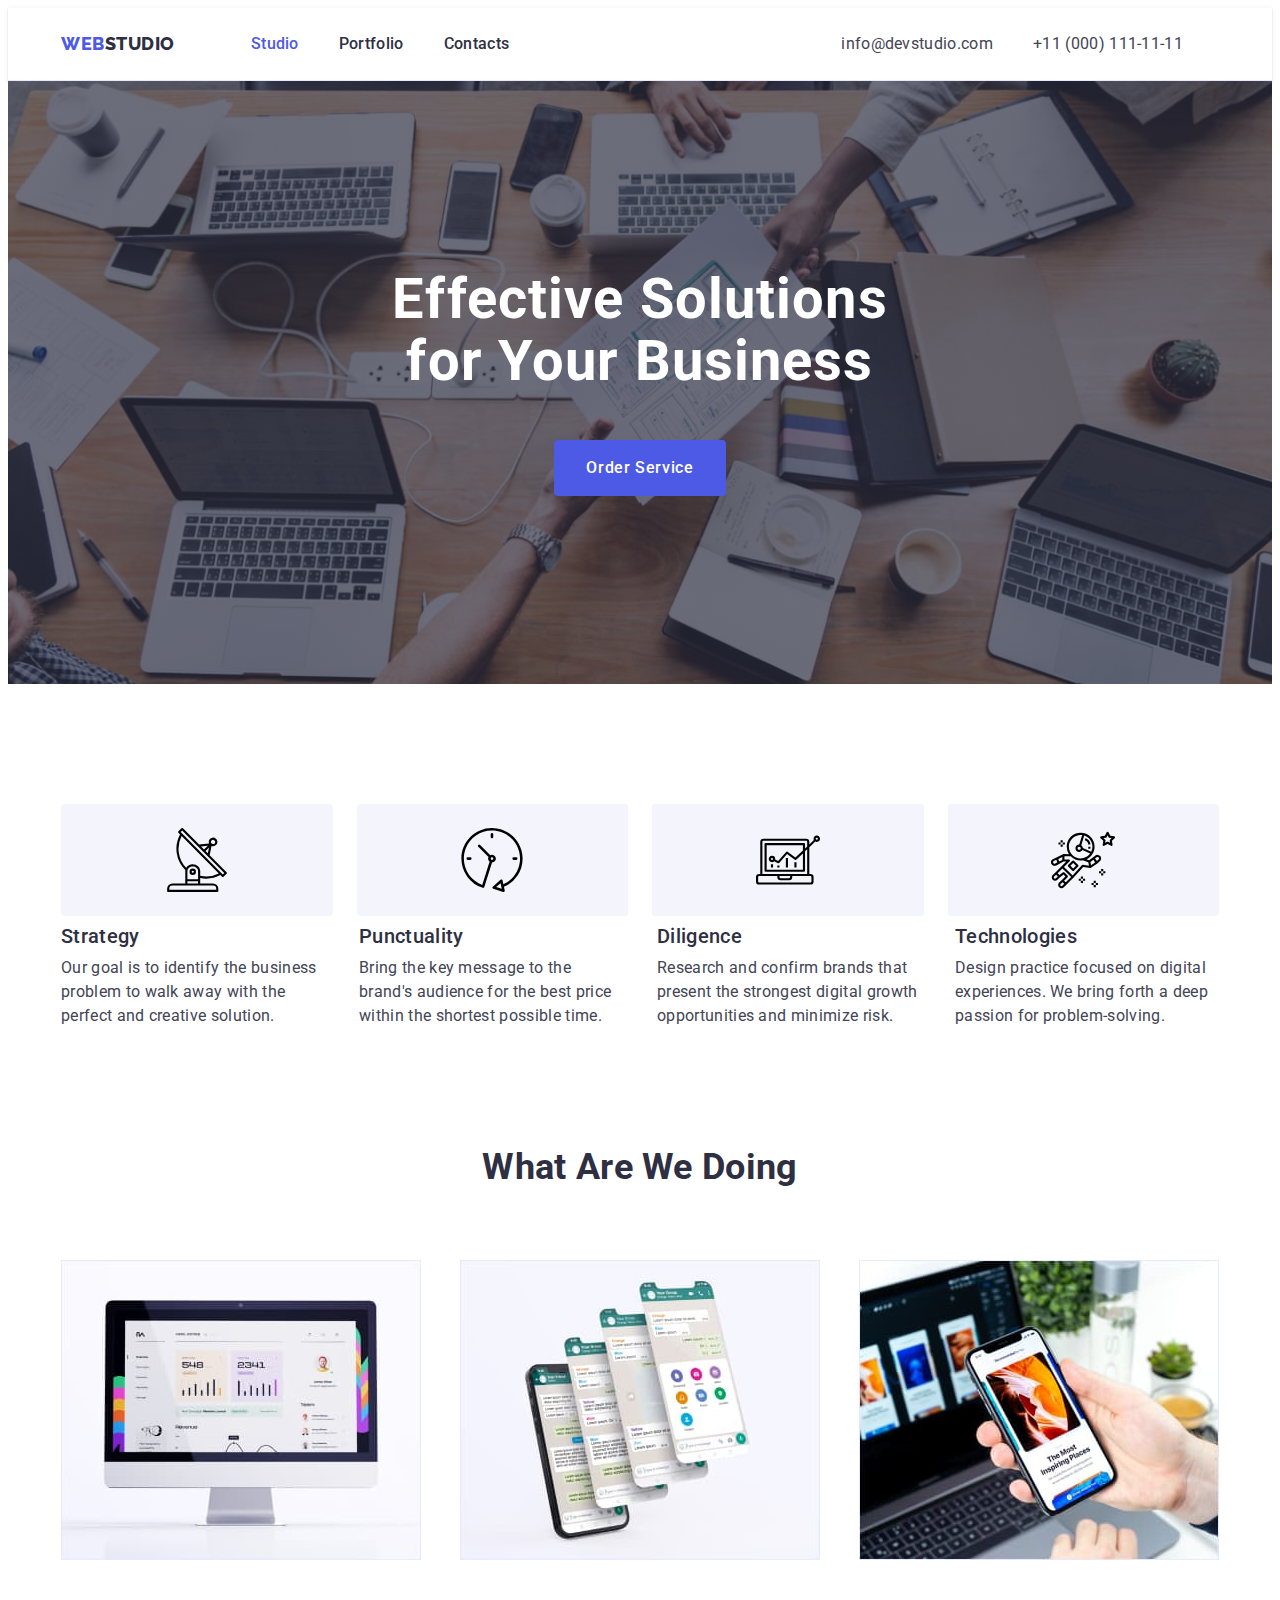
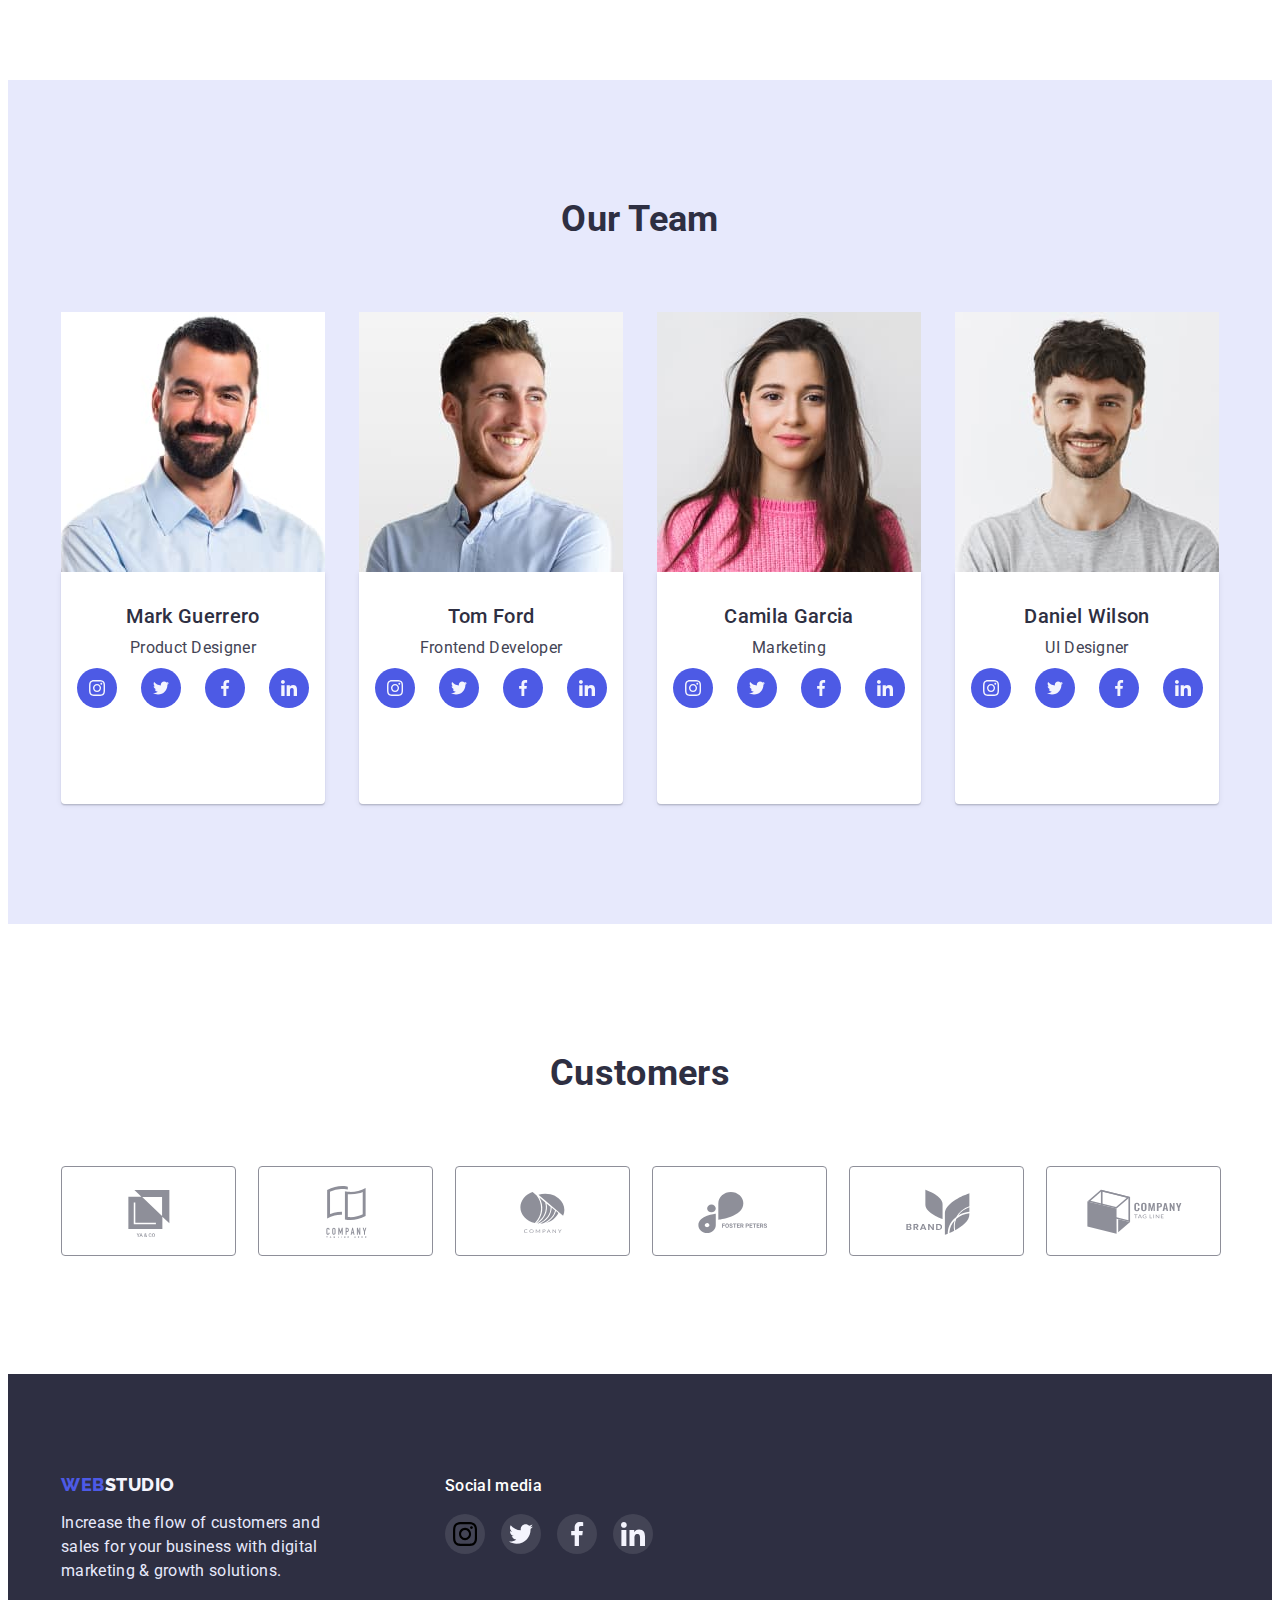
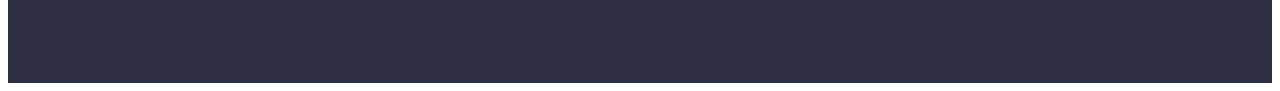
<file: index.html>
<!DOCTYPE html>
<html lang="en">
    <head>
        <meta charset="UTF-8">
        <meta http-equiv="X-UA-Compatible" content="IE=edge">
        <meta name="viewport" content="width=device-width, initial-scale=1.0">
        <title>Studio</title>
        <link rel="preconnect" href="https://fonts.googleapis.com">
        <link rel="preconnect" href="https://fonts.gstatic.com" crossorigin>
        <link href="https://fonts.googleapis.com/css2?family=Raleway:wght@800&family=Roboto:wght@400;500;700;900&display=swap" rel="stylesheet">
        
        <link rel="stylesheet" href="https://cdnjs.cloudflare.com/ajax/libs/modern-normalize/1.1.0/modern-normalize.min.css"
        integrity="sha512-wpPYUAdjBVSE4KJnH1VR1HeZfpl1ub8YT/NKx4PuQ5NmX2tKuGu6U/JRp5y+Y8XG2tV+wKQpNHVUX03MfMFn9Q=="
        crossorigin="anonymous" referrerpolicy="no-referrer" />

        <link rel="stylesheet" href="./css/styles.css">
    </head>
    
    <body>
        <header class="header">
           <div class="container header-container">
                <a class="link text-logo-accent logo-header" href="./index.html" lang="en">Web<span
                        class="logo-header-color">Studio</span></a>
                <!-- навігація на інш сторінки -->
                <nav>          
                    <ul class="site-nav list ">
                        <li class="list-nav"><a class="link list-nov-head accent" href="./index.html">Studio</a></li>
                        <li class="list-nav"><a class="link list-nov-head" href="./portfolio.html">Portfolio</a></li>
                        <li class="list-nav"><a class="link list-nov-head" href="">Contacts</a></li>
                    </ul>
                </nav>
                <!-- контакти -->
                <ul class="auth-nav list">
                    <li class="header-link-contacts"><a class="link list-nov-head" href="mailto:info@devstudio.com">info@devstudio.com</a></li>
                    <li class="header-link-contacts"><a class="link list-nov-head" href="tel:+380961111111">+11 (000) 111-11-11</a></li>
                </ul>
           </div>
        </header>
        <main>
            <!-- Секция замовлення послуги -->
            <section class="hero">
                <div class="container">
                    <h1 class="title">Effective Solutions for Your Business</h1>
                    <button type="button" class="button btn">Order Service</button>
                </div>
            </section>
            
            <!-- Секція переліку наших  переваг -->
            
            <section class="pre-benefits">
                <div class="container">
                    <h2 class="visually-hidden">Our advantages</h2>

                    <ul class="icon-svg">
                        <li class="list-svg"><svg class="svg-icon" width="64" height="64"><use href="./images/bg-fon/cvg.icon.svg#icon-antenna"></use></svg></li>
                        <li class="list-svg"><svg class="svg-icon" width="64" height="64"><use href="./images/bg-fon/cvg.icon.svg#icon-clock"></use></svg></li>
                        <li class="list-svg"><svg class="svg-icon" width="64" height="64"><use href="./images/bg-fon/cvg.icon.svg#icon-diagram"></use></svg></li>
                        <li class="list-svg"><svg class="svg-icon" width="64" height="64"><use href="./images/bg-fon/cvg.icon.svg#icon-astronaut"></use></svg></li>
                    </ul>

                    <ul class="list display-flax">
                        <li class="benefits-list">
                            <h2 class="benefits">Strategy</h2>
                            <p class="desc-benefits">Our goal is to identify the business problem to walk away with the perfect and
                                creative solution.</p>
                        </li>
                        <li class="benefits-list">
                            <h2 class="benefits">Punctuality</h2>
                            <p class="desc-benefits">Bring the key message to the brand's audience for the best price within the
                                shortest possible time.</p>
                        </li>
                        <li class="benefits-list">
                            <h2 class="benefits">Diligence</h2>
                            <p class="desc-benefits">Research and confirm brands that present the strongest digital growth opportunities
                                and minimize risk.</p>
                        </li>
                        <li class="benefits-list">
                            <h2 class="benefits">Technologies</h2>
                            <p class="desc-benefits">Design practice focused on digital experiences. We bring forth a deep passion for
                                problem-solving.</p>
                        </li>
                    </ul>
                </div>   
            </section>

            <section class="we-doing">
                <div class="container">
                    <h2 class="employment">What are we doing</h2>
                    <ul class="list display-flax">
                        <li>
                            <img src="./images/studio-page/computer.jpg" alt="computer" width="360" height="300">
                        </li>
                        <li>
                            <img src="./images/studio-page/chat-phone.jpg" alt="chat-phone" width="360" height="300">
                        </li>
                        <li>
                            <img src="./images/studio-page/phone-hand.jpg" alt="phone-hand" width="360" height="300">
                        </li>
                    </ul>
                </div>
            </section>
            
            <!-- Секція нашої команди -->
            
            <section class="team">
                <div class="container">
                    <h2 class="our-team">Our team</h2>
                    <ul class="list display-flax">
                        <li class="bgr-img">
                            <img src="./images/studio-page/Developer-Mark-Guerrero.jpg" alt="Developer-Mark-Guerrero" width="264"
                                height="260">
                            <div class="wrapp">
                                <h3 class="developers-name">Mark Guerrero</h3>
                                <p lang="en" class="profession">Product Designer</p>
                                <ul class="employees-soc-network">
                                    <li class="soc-list"><a href="" class="employees-to-link link"><svg class="employees-icon" width="16" height="16">
                                        <use href="./images/bg-fon/symbol-defs.svg#icon-instagram"></use>
                                    </svg></a></li>
                                    <li class="soc-list"><a href="" class="employees-to-link link"><svg class="employees-icon" width="16" height="16">
                                        <use href="./images/bg-fon/symbol-defs.svg#icon-twitter"></use>
                                    </svg></a></li>
                                    <li class="soc-list"><a href="" class="employees-to-link link"><svg class="employees-icon" width="16" height="16">
                                        <use href="./images/bg-fon/symbol-defs.svg#icon-facebook"></use>
                                    </svg></a></li>
                                    <li class="soc-list"><a href="" class="employees-to-link link"><svg class="employees-icon" width="16" height="16">
                                        <use href="./images/bg-fon/symbol-defs.svg#icon-linkedin"></use>
                                    </svg></a></li>
                                </ul>
                            </div>
                        </li>
                        <li class="bgr-img">
                            <img src="./images/studio-page/Developer-Tom-Ford.jpg" alt="Developer-Tom-Ford" width="264" height="260">
                            <div class="wrapp">
                                <h3 class="developers-name">Tom Ford</h3>
                                <p lang="en" class="profession">Frontend Developer</p>
                                <ul class="employees-soc-network">
                                    <li class="soc-list"><a href="" class="employees-to-link link"><svg class="employees-icon" width="16"
                                                height="16">
                                                <use href="./images/bg-fon/symbol-defs.svg#icon-instagram"></use>
                                            </svg></a></li>
                                    <li class="soc-list"><a href="" class="employees-to-link link"><svg class="employees-icon" width="16"
                                                height="16">
                                                <use href="./images/bg-fon/symbol-defs.svg#icon-twitter"></use>
                                            </svg></a></li>
                                    <li class="soc-list"><a href="" class="employees-to-link link"><svg class="employees-icon" width="16"
                                                height="16">
                                                <use href="./images/bg-fon/symbol-defs.svg#icon-facebook"></use>
                                            </svg></a></li>
                                    <li class="soc-list"><a href="" class="employees-to-link link"><svg class="employees-icon" width="16"
                                                height="16">
                                                <use href="./images/bg-fon/symbol-defs.svg#icon-linkedin"></use>
                                            </svg></a></li>
                                </ul>
                            </div>
                        </li>
                        <li class="bgr-img">
                            <img src="./images/studio-page/Developer-Camila-Garcia.jpg" alt="Developer-Camila-Garcia" width="264"
                                height="260">
                            <div class="wrapp">
                                <h3 class="developers-name">Camila Garcia</h3>
                                <p lang="en" class="profession">Marketing</p>
                                <ul class="employees-soc-network">
                                    <li class="soc-list"><a href="" class="employees-to-link link"><svg class="employees-icon" width="16"
                                                height="16">
                                                <use href="./images/bg-fon/symbol-defs.svg#icon-instagram"></use>
                                            </svg></a></li>
                                    <li class="soc-list"><a href="" class="employees-to-link link"><svg class="employees-icon" width="16"
                                                height="16">
                                                <use href="./images/bg-fon/symbol-defs.svg#icon-twitter"></use>
                                            </svg></a></li>
                                    <li class="soc-list"><a href="" class="employees-to-link link"><svg class="employees-icon" width="16"
                                                height="16">
                                                <use href="./images/bg-fon/symbol-defs.svg#icon-facebook"></use>
                                            </svg></a></li>
                                    <li class="soc-list"><a href="" class="employees-to-link link"><svg class="employees-icon" width="16"
                                                height="16">
                                                <use href="./images/bg-fon/symbol-defs.svg#icon-linkedin"></use>
                                            </svg></a></li>
                                </ul>
                            </div>
                        </li>
                        <li class="bgr-img">
                            <img src="./images/studio-page/Developer-Daniel-Wilson.jpg" alt="Developer-Daniel-Wilson" width="264"
                                height="260">
                            <div class="wrapp">
                                <h3 class="developers-name">Daniel Wilson</h3>
                                <p lang="en" class="profession">UI Designer</p>
                                <ul class="employees-soc-network">
                                    <li class="soc-list"><a href="" class="employees-to-link link"><svg class="employees-icon" width="16"
                                                height="16">
                                                <use href="./images/bg-fon/symbol-defs.svg#icon-instagram"></use>
                                            </svg></a></li>
                                    <li class="soc-list"><a href="" class="employees-to-link link"><svg class="employees-icon" width="16"
                                                height="16">
                                                <use href="./images/bg-fon/symbol-defs.svg#icon-twitter"></use>
                                            </svg></a></li>
                                    <li class="soc-list"><a href="" class="employees-to-link link"><svg class="employees-icon" width="16"
                                                height="16">
                                                <use href="./images/bg-fon/symbol-defs.svg#icon-facebook"></use>
                                            </svg></a></li>
                                    <li class="soc-list"><a href="" class="employees-to-link link"><svg class="employees-icon" width="16"
                                                height="16">
                                                <use href="./images/bg-fon/symbol-defs.svg#icon-linkedin"></use>
                                            </svg></a></li>
                                </ul>
                            </div>
                        </li>
                    </ul>
                </div>
            </section>

            <section class="customers">
                <div class="container">
                    <h2 class="title-customers">Customers</h2>
                    <ul class="customers-list">
                        <li class="customers-item"><a href="" class="customers-link">
                            <svg class="customers-icon" width="104" height="56">
                                <use href="./images/bg-fon/company.svg#icon-ya-co"></use>
                            </svg>
                        </a></li>
                        <li class="customers-item"><a href="" class="customers-link">
                            <svg class="customers-icon" width="104" height="56">
                                <use href="./images/bg-fon/company.svg#icon-company-tagline-here"></use>
                            </svg>
                        </a></li>
                        <li class="customers-item"><a href="" class="customers-link">
                            <svg class="customers-icon" width="104" height="56">
                                <use href="./images/bg-fon/company.svg#icon-company"></use>
                            </svg>
                        </a></li>
                        <li class="customers-item"><a href="" class="customers-link">
                            <svg class="customers-icon" width="104" height="56">
                                <use href="./images/bg-fon/company.svg#icon-foster-peters"></use>
                            </svg>
                        </a></li>
                        <li class="customers-item"><a href="" class="customers-link">
                            <svg class="customers-icon" width="104" height="56">
                                <use href="./images/bg-fon/company.svg#icon-brend"></use>
                            </svg>
                        </a></li>
                        <li class="customers-item"><a href="" class="customers-link">
                            <svg class="customers-icon" width="104" height="56">
                                <use href="./images/bg-fon/company.svg#icon-company-tag-line"></use>
                            </svg>
                        </a></li>
                    </ul>
                </div>
            </section>
        </main>   
        <!-- Підвал сторінки -->
        <footer class="footer">
            <div class="container">
                <ul class="footer-flex">
                    <li>
                        <a class="link text-logo-accent logo-footer" href="/" lang="en">Web<span class="logo-footer-color">Studio</span></a>
                        <p class="footer-text">
                            Increase the flow of customers and sales for your business with digital marketing & growth solutions.
                        </p>
                    </li>
                    <li>
                        <h3 class="footer-soc-media">Social media</h3>
                        <ul class="footer-soc-network">
                            <li class="soc-list"><a href="" class="footer-to-link link"><svg class="    " width="24"
                                        height="24">
                                        <use href="./images/bg-fon/symbol-defs.svg#icon-instagram"></use>
                                    </svg></a></li>
                            <li class="soc-list"><a href="" class="footer-to-link link"><svg class="employees-icon" width="24"
                                        height="24">
                                        <use href="./images/bg-fon/symbol-defs.svg#icon-twitter"></use>
                                    </svg></a></li>
                            <li class="soc-list"><a href="" class="footer-to-link link"><svg class="employees-icon" width="24"
                                        height="24">
                                        <use href="./images/bg-fon/symbol-defs.svg#icon-facebook"></use>
                                    </svg></a></li>
                            <li class="soc-list"><a href="" class="footer-to-link link"><svg class="employees-icon" width="24"
                                        height="24">
                                        <use href="./images/bg-fon/symbol-defs.svg#icon-linkedin"></use>
                                    </svg></a></li>
                        </ul>
                    </li>
                </ul>
                
            </div>
        </footer>    
    </body>
</html>
</file>
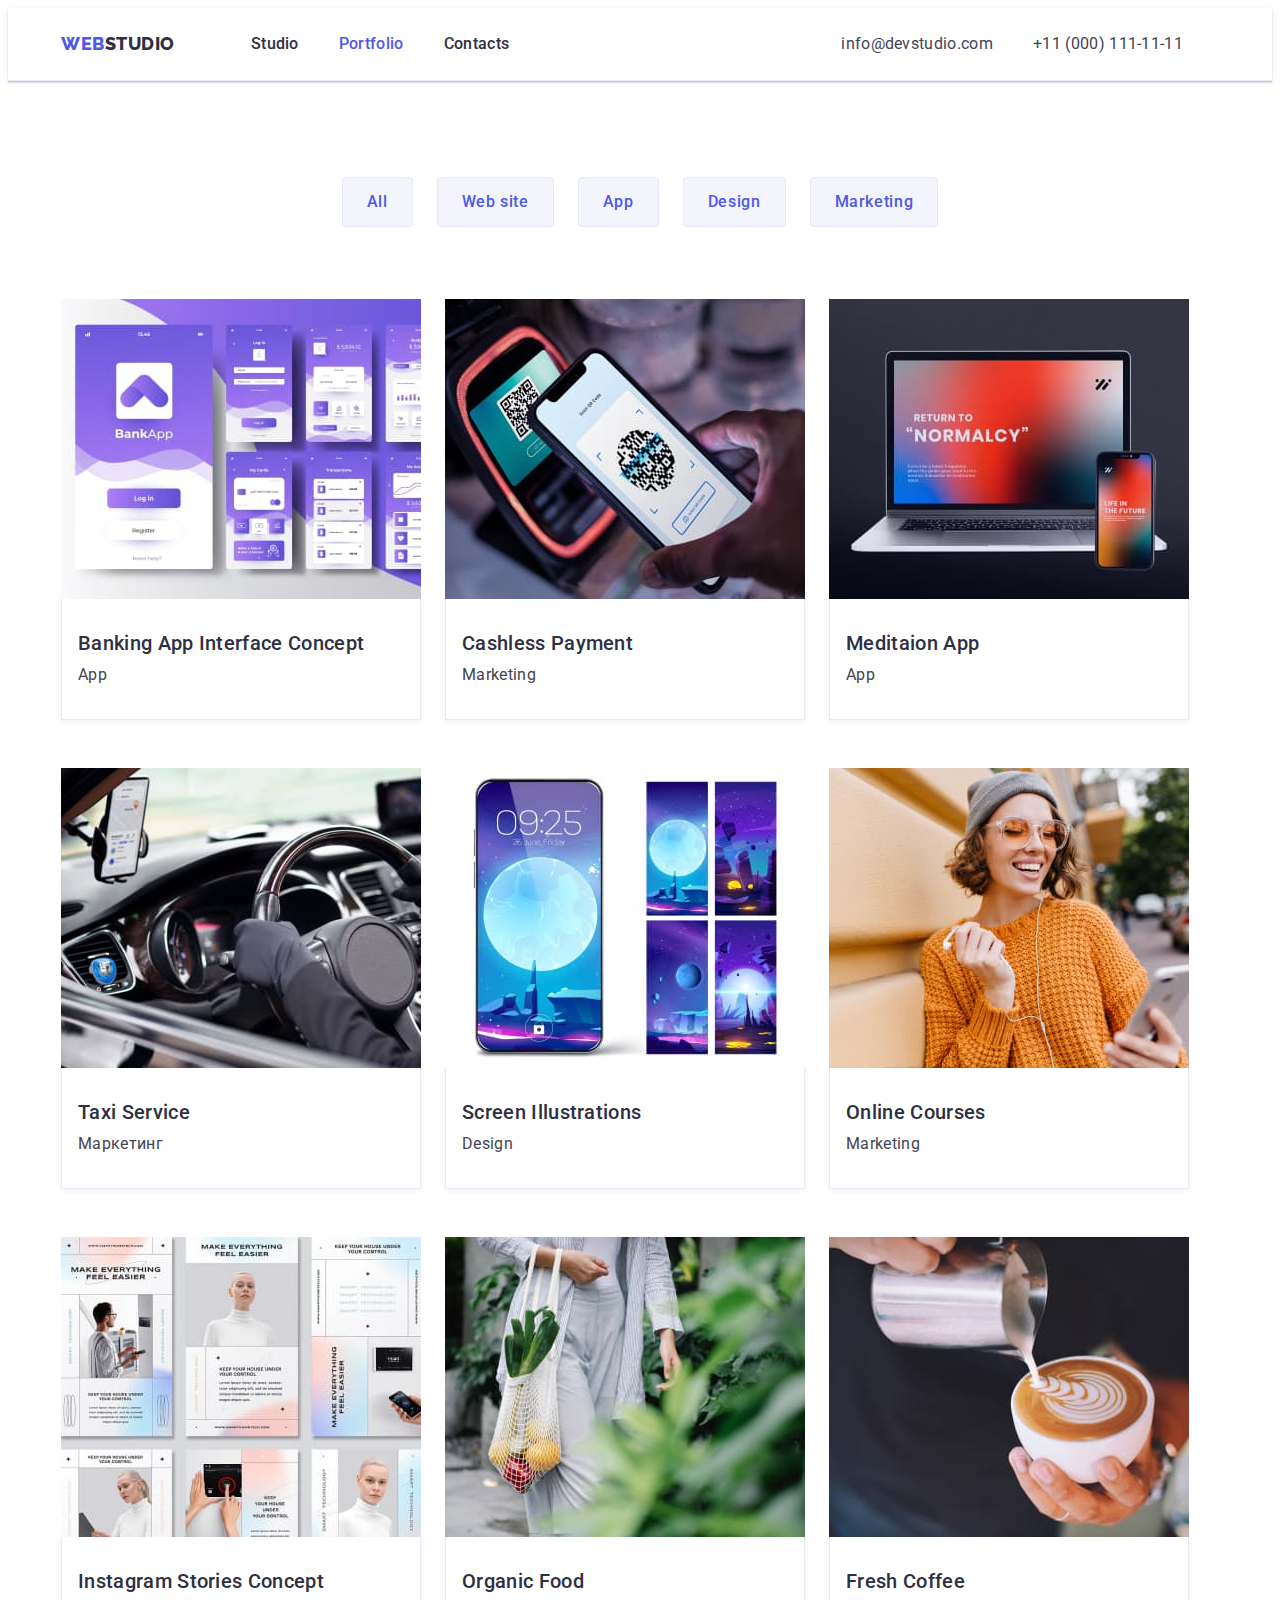
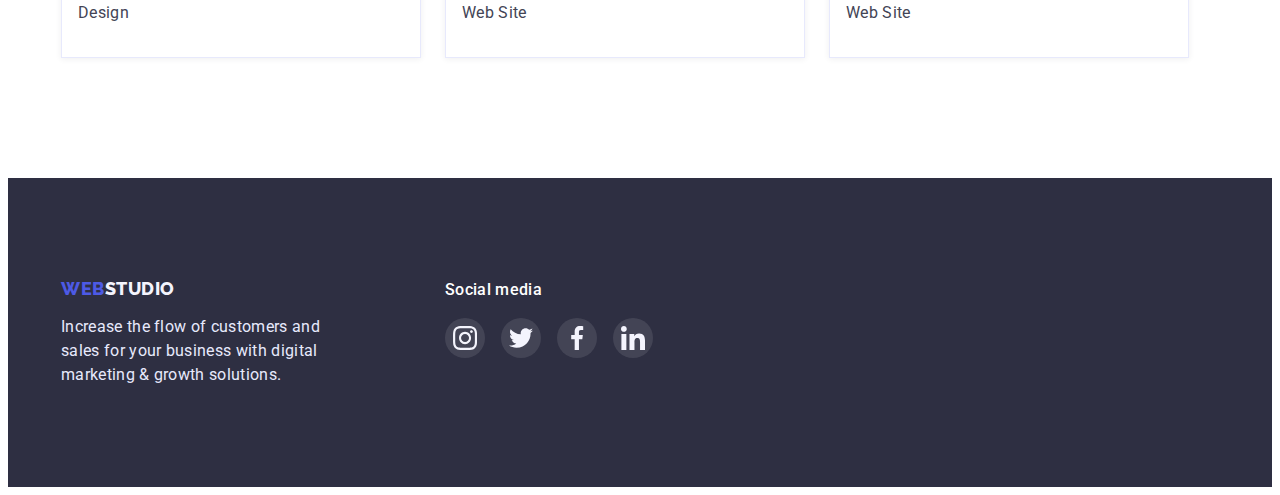
<file: portfolio.html>
<!DOCTYPE html>
<html lang="en">
    <head>
        <meta charset="UTF-8">
        <meta http-equiv="X-UA-Compatible" content="IE=edge">
        <meta name="viewport" content="width=device-width, initial-scale=1.0">
        <title>Portfolio</title>
        <link rel="preconnect" href="https://fonts.googleapis.com">
        <link rel="preconnect" href="https://fonts.gstatic.com" crossorigin>
        <link href="https://fonts.googleapis.com/css2?family=Raleway:wght@800&family=Roboto:wght@400;500;700;900&display=swap" rel="stylesheet">

        <link rel="stylesheet" href="https://cdnjs.cloudflare.com/ajax/libs/modern-normalize/1.1.0/modern-normalize.min.css"
        integrity="sha512-wpPYUAdjBVSE4KJnH1VR1HeZfpl1ub8YT/NKx4PuQ5NmX2tKuGu6U/JRp5y+Y8XG2tV+wKQpNHVUX03MfMFn9Q=="
        crossorigin="anonymous" referrerpolicy="no-referrer" />

        <link rel="stylesheet" href="./css/styles.css">
    </head>
    
    <body>
        <header class="header">
            <div class="container header-container">
                <a class="link text-logo-accent logo-header" href="./index.html" lang="en">Web<span
                        class="logo-header-color">Studio</span></a>
                <!-- навігація на інш сторінки -->
                <nav>
                    <ul class="site-nav list ">
                        <li class="list-nav"><a class="link  list-nov-head" href="./index.html">Studio</a></li>
                        <li class="list-nav"><a class="link  list-nov-head accent" href="./portfolio.html">Portfolio</a></li>
                        <li class="list-nav"><a class="link list-nov-head" href="">Contacts</a></li>
                    </ul>
                </nav>
                <!-- контакти -->
                <ul class="auth-nav list">
                    <li class="header-link-contacts"><a class="link list-nov-head" href="mailto:info@devstudio.com">info@devstudio.com</a></li>
                    <li class="header-link-contacts"><a class="link list-nov-head" href="tel:+380961111111">+11 (000) 111-11-11</a></li>
                </ul>
            </div>
        </header>
        <main>
            <!-- new page portfolio, maine -->
            <section class="project-page">
                <div class="container">
                    <h1 class="visually-hidden">Project</h1>
                    <ul class="list list-button-pre">
                        <li class="list-btn-after"><button type="button" class="button-filter">All</button></li>
                        <li class="list-btn-after"><button type="button" class="button-filter">Web site</button></li>
                        <li class="list-btn-after"><button type="button" class="button-filter">App</button></li>
                        <li class="list-btn-after"><button type="button" class="button-filter">Design</button></li>
                        <li class="list-btn-after"><button type="button" class="button-filter">Marketing</button></li>
                    </ul>
                    
                    <ul class="list list-project">
                        <li class="li-icon">
                            <a href="" class="link-project">
                                <img src="./images/portfolio/banking-app.jpg" alt="banking app" width="360" height="300">
                                <div class="text-wrapper">
                                    <h2 class="project">Banking app interface concept</h2>
                                    <p class="text-portfolio">App</p>
                                </div>
                            </a>
                        </li>
                        <li class="li-icon">
                            <a href="" class="link-project">
                                <img src="./images/portfolio/cashless-payment.jpg" alt="cashless payment" width="360" height="300">
                                <div class="text-wrapper">
                                    <h2 class="project">Cashless payment</h2>
                                    <p class="text-portfolio">Marketing</p>
                                </div>
                            </a>
                        </li>
                        <li class="li-icon">
                            <a href="" class="link-project">
                                <img src="./images/portfolio/meditaion-app.jpg" alt="meditaion app" width="360" height="300">
                                <div class="text-wrapper">
                                    <h2 class="project">Meditaion app</h2>
                                    <p class="text-portfolio">App</p>
                                </div>
                            </a>
                        </li>
                        <li class="li-icon">
                            <a href="" class="link-project">
                                <img src="./images/portfolio/taxi-service.jpg" alt="taxi service" width="360" height="300">
                                <div class="text-wrapper">
                                    <h2 class="project">Taxi service</h2>
                                    <p class="text-portfolio">Маркетинг</p>
                                </div>
                            </a>
                        </li>
                        <li class="li-icon">
                            <a href="" class="link-project">
                                <img src="./images/portfolio/Screen-illustrations.jpg" alt="Screen illustrations" width="360" height="300">
                                <div class="text-wrapper">
                                    <h2 class="project">Screen illustrations</h2>
                                    <p class="text-portfolio">Design</p>
                                </div>
                            </a>
                        </li>
                        <li class="li-icon">
                            <a href="" class="link-project">
                                <img src="./images/portfolio/online-courses.jpg" alt="online courses" width="360" height="300">
                                <div class="text-wrapper">
                                    <h2 class="project">Online courses</h2>
                                    <p class="text-portfolio">Marketing</p>
                                </div>
                            </a>
                        </li>
                        <li class="li-icon">
                            <a href="" class="link-project">
                                <img src="./images/portfolio/instagram-stories-concept.jpg" alt="instagram stories concept" width="360" height="300">
                                <div class="text-wrapper">
                                    <h2 class="project">Instagram stories concept</h2>
                                    <p class="text-portfolio">Design</p>
                                </div>
                            </a>
                        </li>
                        <li class="li-icon">
                            <a href="" class="link-project">
                                <img src="./images/portfolio/organic-food.jpg" alt="organic food" width="360" height="300">
                                <div class="text-wrapper">
                                    <h2 class="project">Organic food</h2>
                                    <p class="text-portfolio">Web site</p>
                                </div>
                            </a>
                        </li>
                        <li class="li-icon">
                            <a href="" class="link-project">
                                <img src="./images/portfolio/fresh-coffee.jpg" alt="fresh coffee" width="360" height="300">
                                <div class="text-wrapper">
                                    <h2 class="project">Fresh coffee</h2>
                                    <p class="text-portfolio">Web site</p>
                                </div>
                            </a>
                        </li>
                    </ul>
                </div>
            </section>
        </main>
        <footer class="footer">
            <div class="container">
                <ul class="footer-flex">
                    <li>
                        <a class="link text-logo-accent logo-footer" href="/" lang="en">Web<span
                                class="logo-footer-color">Studio</span></a>
                        <p class="footer-text">
                            Increase the flow of customers and sales for your business with digital marketing & growth solutions.
                        </p>
                    </li>
                    <li>
                        <h3 class="footer-soc-media">Social media</h3>
                        <ul class="footer-soc-network">
                            <li class="soc-list"><a href="" class="footer-to-link link"><svg class="employees-icon" width="24"
                                        height="24">
                                        <use href="./images/bg-fon/symbol-defs.svg#icon-instagram"></use>
                                    </svg></a></li>
                            <li class="soc-list"><a href="" class="footer-to-link link"><svg class="employees-icon" width="24"
                                        height="24">
                                        <use href="./images/bg-fon/symbol-defs.svg#icon-twitter"></use>
                                    </svg></a></li>
                            <li class="soc-list"><a href="" class="footer-to-link link"><svg class="employees-icon" width="24"
                                        height="24">
                                        <use href="./images/bg-fon/symbol-defs.svg#icon-facebook"></use>
                                    </svg></a></li>
                            <li class="soc-list"><a href="" class="footer-to-link link"><svg class="employees-icon" width="24"
                                        height="24">
                                        <use href="./images/bg-fon/symbol-defs.svg#icon-linkedin"></use>
                                    </svg></a></li>
                        </ul>
                    </li>
                </ul>
            
            </div>
        </footer>
    </body>
</html>
</file>
<file: css/styles.css>
/* Палітра */
/* Колір основного тексту #2E2F42 */
/* Другорядний колір тексту #434455 */
/* Білий #FFFFFF */
/* Акент #4D5AE5 */
/* Колір фільтру кнопок #F4F4FD */
/* Колір фільтру кнопок при ховері/фокусі #404BBF */
/* Другорядний колір фону #2E2F42 */  
/* Інший другорядений колір 2  #E7E9FC; */
/* Основний колір фону #FFFFFF */

:root {
    --primery-text-color: #2E2F42;
    --second-text-color: #434455;
    --accent-color: #4D5AE5;
    --white-color: #FFFFFF;
    --color-button-filter: #F4F4FD;
    --color-button-filter-hover: #404BBF;
    --background-other-color: #2E2F42;
    --background-other-color-2: #E7E9FC;
    --main-background-color: #FFFFFF;
}

p, h1, h2, h3, h4, h5, h6 {
    margin: 0;
}

img {
    display: block;
    min-width: 100%;
    height: auto;
}

ul {
    margin: 0;
    padding-left: 0;
    list-style: none;
}

body {
    color: var(--primery-text-color);
    background-color: var(--main-background-color);
    font-family: Roboto, sans-serif;
    letter-spacing: 0.02em;
}

.container {
    width: 1158px;
    padding: 0 15px;
    margin: 0 auto;
}

.list {
    list-style: none;
}

.link {
    text-decoration: none;
    color: var(--primery-text-color);
}

.display-flax {
    display: flex;
    justify-content: space-between;
}

/* ----------------<header></header>---------------- */
.header-container {
    display: flex;
}
.header {
    /* padding-top: 24px;
    padding-bottom: 24px;  */
    border-bottom: 1px solid #E7E9FC;
    box-shadow: 0px 2px 1px rgba(46, 47, 66, 0.08), 0px 1px 1px rgba(46, 47, 66, 0.16), 0px 1px 6px rgba(46, 47, 66, 0.08);;
}

.text-logo-accent {
    font-family: Raleway, sans-serif;
    font-weight: 800;
    font-size: 18px;
    letter-spacing: 0.03em;
    color: var(--accent-color);
    text-transform: uppercase;
}

.logo-header {
    line-height: 1.33;
    margin-right: 76px;
    padding-top: 24px;
    padding-bottom: 24px;
}

.logo-header-color {
    color: var(--primery-text-color);
}

/* nav */

.accent {
    color: var(--accent-color);
}

.site-nav  {
    display: flex;
}

.list-nav {
    padding-top: 24px;
    padding-bottom: 24px;
}

.list-nov-head {
    padding-top: 24px;
    padding-bottom: 24px;
}


.list-nav:not(:last-child) {
    margin-right: 40px;
}

.site-nav a{
    font-weight: 500;
    font-size: 16px;
    line-height: 1.5;
}


.site-nav a:hover, .site-nav a:focus {
    color: var(--accent-color);
}


.auth-nav {
    display: flex;
    margin-left: 332px;
}

.auth-nav a {
    font-size: 16px;
    line-height: 1.5;
    color: var(--second-text-color);
}
.auth-nav a:hover,
.auth-nav a:focus {
    color: var(--accent-color);
}

.header-link-contacts {
    padding-top: 24px;
    padding-bottom: 24px;
}

.header-link-contacts:not(:last-child) {
    margin-right: 40px;
}

/* ---------------------section hero---------------------- */

.hero {
    /* центрування картинки-фону */
    max-width: 1440px;
    margin: 0 auto;



    background-color: var(--background-other-color);
    padding: 188px 0px;
    text-align: center;
    background-image: linear-gradient(rgba(46, 47, 66, 0.7), rgba(46, 47, 66, 0.7)), url(../images/bg-fon/people-office.jpg);
    background-repeat: no-repeat;
    background-position: center;
    background-size: cover;
}

.title {
    color: var(--white-color);
    font-size: 56px;
    line-height: 1.1;
    letter-spacing: 0.02em;

    width: 496px;
    margin-left: auto;
    margin-right: auto;

    margin-bottom: 48px;
}

/* button */

.button {
    font-family: inherit;
    cursor: pointer;
    color: var(--white-color);
    background-color: var(--accent-color);
    font-weight: 500;
    font-size: 16px;
    line-height: 1.5;
    letter-spacing: 0.04em;

    border-radius: 4px; 
    padding: 16px 32px;
    border: 0px;
    display: block;
    margin-left: auto;
    margin-right: auto;
}

.button:hover,
.button:focus {
    background-color: var(--color-button-filter-hover);
}

/* -------------------section benefits-------------------- */
.pre-benefits {
    padding-top: 120px;
    padding-bottom: 120px;
}

.icon-svg {
    display: flex;
    gap: 24px;
    margin-bottom: 8px;
}

.list-svg {
    
    background-color: var(--color-button-filter);
    border-radius: 4px;
    width: calc((100% - 72px) / 4);
    height: 112px;
    display: flex;
    align-items: center;
    justify-content: center;
}



.benefits {
    font-weight: 500;   
    font-size: 20px;
    line-height: 1.2;
    margin-bottom: 8px;
}

.desc-benefits {
    color: var(--second-text-color);
    font-size: 16px;
    line-height: 1.5;
    width: 264px;
}


.employment, 
.our-team {
    font-weight: 700;
    font-size: 36px;
    line-height: 1.11;
    text-align: center;
    text-transform: capitalize;
    margin-bottom: 72px;
}

.we-doing {
    padding-bottom: 120px;
}   


.bgr-img {
    border-radius: 0px 0px 4px 4px;
}
.wrapp {
    padding: 32px 16px;
    text-align: center;
    background-color: var(--white-color);
    border-radius: 0px 0px 4px 4px;
    box-shadow: 0px 1px 6px rgba(46, 47, 66, 0.08), 0px 1px 1px rgba(46, 47, 66, 0.16), 0px 2px 1px rgba(46, 47, 66, 0.08);
    height: 168px;
}

/* -------------------team-------------- */

.team {
    background-color: var(--background-other-color-2);
    padding-top: 120px;
    padding-bottom: 120px;
}

.developers-name {
    font-weight: 500;
    font-size: 20px;
    line-height: 1.2;
    margin-bottom: 8px;
}
.profession {
    color: var(--second-text-color);
    font-weight: 400;
    font-size: 16px;
    line-height: 1.5;
    /* text-align: center; */
    margin-bottom: 8px;
}

.employees-soc-network {
    display: flex;
    justify-content: center;
    gap: 24px;
}

.soc-list{
    width: 40px;
    height: 40px;
}

.employees-to-link {
    width: 100%;
    height: 100%;
    border-radius: 50%;
    display: flex;
    justify-content: center;
    align-items: center;
    background-color: var(--accent-color);
}

.employees-to-link:is(:hover, :focus) { 
    background-color: var(--color-button-filter-hover);
}

.employees-icon {
    fill: var(--color-button-filter);
}

/* --------------------------Customers--------------------- */

.customers {
    padding-top: 130px;
    padding-bottom: 120px;
}

.title-customers {
    font-weight: 700;
    font-size: 36px;
    line-height: 1.11;
    text-align: center;
    text-transform: capitalize;
    margin-bottom: 72px;
}

.customers-list {
    display: flex;
    gap: 24px;

}

.customers-item {
    flex-basis: calc((100% - 120px) / 6);    
    height: 88px;  
}

.customers-link {
    width: 100%;
    height: 100%;

    border: 1px solid #8E8F99;
    border-radius: 4px;

    display: flex;
    justify-content: center;
    align-items: center;     
    color: #8E8F99;  
}

.customers-icon {
    fill: currentColor;
}


.customers-link:is(:hover, :focus) {
    border-color: var(--color-button-filter-hover);
    color: var(--color-button-filter-hover);
}


/* .customers-link:is(:hover, :focus) {
    border-color: var(--color-button-filter-hover);
} 

.customers-link:is(:hover, :focus) .customers-icon{
    fill: var(--color-button-filter-hover);
} */


/* ---------------------------footer------------------------- */
.footer {
    background-color: var(--background-other-color);
    padding-top: 100px;
    padding-bottom: 100px;
}

.logo-footer {
    line-height: 1.17;
}

.logo-footer-color {
    color: #F4F4FD;
}

.footer-text {
    color: var(--background-other-color-2);
    font-size: 16px;
    line-height: 1.5;
    width: 264px;
    margin-top: 16px;    
}

.footer-flex {
    display: flex;
}

.footer-soc-media {
    color: var(--white-color);
    font-weight: 500;
    font-size: 16px;
    line-height: 1.5;
    margin-left: 120px;
}

.footer-soc-network {
    display: flex;
    gap: 16px;
    margin-top: 16px;
    margin-left: 120px;
}



.footer-to-link {
    width: 100%;
    height: 100%;
    border-radius: 50%;
    display: flex;
    justify-content: center;
    align-items: center;
    background-color: rgba(255, 255, 255, 0.1);
}

.footer-to-link:is(:hover, :focus) {
    background-color: #31D0AA;
}

.employees-icon {
    fill: var(--color-button-filter);
}







/* **************new page portfolio, maine  **************** */

.project-page {
    padding-top: 96px;
    padding-bottom: 120px;
}

.list-button-pre {
    display: flex;
    justify-content: center;
    margin-bottom: 72px;
}

.list-btn-after {
    margin-right: 24px;
}
.list-btn-after:last-child {
    margin-right: 0;
}

.button-filter {
    background-color: var(--color-button-filter);
    color: var(--accent-color);
    cursor: pointer;
    font-family: 'Roboto', sans-serif;
    font-weight: 500;
    font-size: 16px;
    line-height: 1.5;
    text-align: center;
    letter-spacing: 0.04em;
    
    padding: 12px 24px;
    border: 1px solid #E7E9FC;
    border-radius: 4px;
}

.button-filter:hover, .button-filter:focus {
    color: var(--white-color);
    background-color: var(--color-button-filter-hover);
    box-shadow: 0px 3px 1px rgba(0, 0, 0, 0.1),
        0px 2px 1px rgba(0, 0, 0, 0.08),
        0px 2px 2px rgba(0, 0, 0, 0.12);
    border-color: var(--color-button-filter-hover);
}

/* -------------section project-------------- */
.visually-hidden {
    position: absolute;
    white-space: nowrap;
    width: 1px;
    height: 1px;
    overflow: hidden;
    border: 0;
    padding: 0;
    clip: rect(0 0 0 0);
    clip-path: inset(50%);
    margin: -1px;
}


.list-project {
    text-transform: capitalize;
    display: flex;
    flex-wrap: wrap;
    /* justify-content: space-between; */
}

.li-icon {
    margin-right: 24px;
    margin-bottom: 48px;
}
/* .li-icon:last-child {
    margin-bottom: 0px;
} */

.li-icon:nth-child(n+7) {
    margin-bottom: 0px;
}

.li-icon:nth-child(3n) {
    margin-right: 0px;
}





.project {
    font-weight: 500;
    font-size: 20px;
    line-height: 1.2;
    margin-bottom: 8px;
    /* margin-top: 32px;
    margin-bottom: 8px;
    margin-left: 16px; */
}

.text-portfolio {
    color: var(--second-text-color);
    font-size: 16px;
    line-height: 1.5;
    /* margin-bottom: 32px;
    margin-left: 16px;   */
}

.text-wrapper {
    padding: 32px 16px;
    border-bottom: 1px solid #E7E9FC;
    border-left: 1px solid #E7E9FC;
    border-right: 1px solid #E7E9FC;
    box-shadow: 0px 1px 6px rgba(46, 47, 66, 0.08);
}


.link-project {
    text-decoration: none;
    color: var(--primery-text-color);
}

.link-project:is(:hover, :focus) .text-wrapper{
    text-decoration: none;
    color: var(--primery-text-color);
    box-shadow: 0px 1px 6px rgba(46, 47, 66, 0.08),
        0px 1px 1px rgba(46, 47, 66, 0.16),
        0px 2px 1px rgba(46, 47, 66, 0.08);

    border-right: 0.5px solid #F4F4FD;
    border-bottom: 0.5px solid #F4F4FD;
    border-left: 0.5px solid #F4F4FD;
}
</file>
